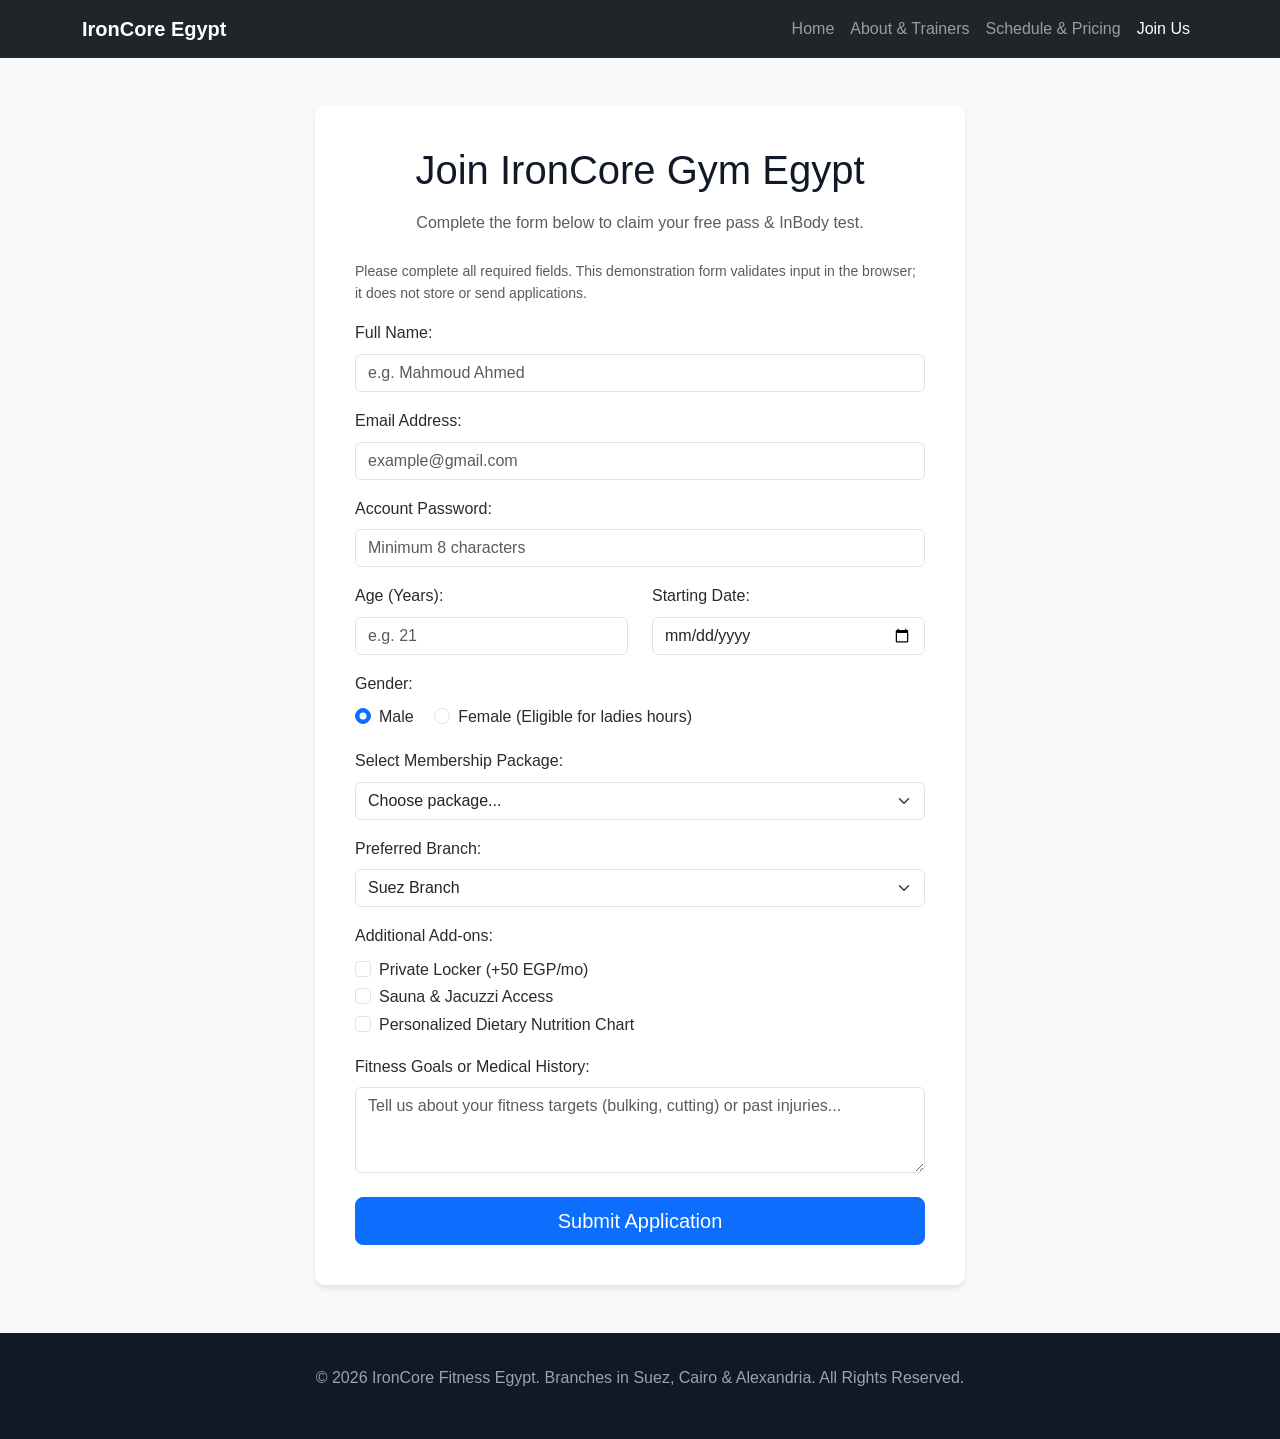
<file: contact.html>
<!DOCTYPE html>
<html lang="en">
<head>
    <meta charset="UTF-8">
    <meta name="viewport" content="width=device-width, initial-scale=1.0">
    <title>IronCore Gym Egypt | Register & Contact</title>
    <!-- Bootstrap 5 CSS (For Bonus Points) -->
    <link href="https://cdn.jsdelivr.net/npm/bootstrap@5.3.3/dist/css/bootstrap.min.css" rel="stylesheet">
    <!-- Custom External CSS -->
    <link rel="stylesheet" href="css/style.css">
</head>
<body>

    <!-- Header & Navigation -->
    <header class="custom-header">
        <nav class="navbar navbar-expand-lg navbar-dark bg-dark">
            <div class="container">
                <a class="navbar-brand fw-bold" href="index.html">IronCore Egypt</a>
                <button class="navbar-toggler" type="button" data-bs-toggle="collapse" data-bs-target="#gymNav" aria-controls="gymNav" aria-expanded="false" aria-label="Toggle navigation">
                    <span class="navbar-toggler-icon"></span>
                </button>
                <div class="collapse navbar-collapse" id="gymNav">
                    <ul class="navbar-nav ms-auto">
                        <li class="nav-item"><a class="nav-link" href="index.html">Home</a></li>
                        <li class="nav-item"><a class="nav-link" href="about.html">About & Trainers</a></li>
                        <li class="nav-item"><a class="nav-link" href="pricing.html">Schedule & Pricing</a></li>
                        <li class="nav-item"><a class="nav-link active" href="contact.html">Join Us</a></li>
                    </ul>
                </div>
            </div>
        </nav>
    </header>

    <main class="container my-5">
        <div class="form-wrapper">
            <h1 class="text-center mb-3">Join IronCore Gym Egypt</h1>
            <p class="text-center text-muted mb-4">Complete the form below to claim your free pass & InBody test.</p>

            <form action="#" method="GET">
                <div id="successMessage" class="alert alert-success d-none ">
    Application submitted successfully!
</div>
                <p class="form-text">Please complete all required fields. This demonstration form validates input in the browser; it does not store or send applications.</p>
                <!-- 1. Text Input -->
                <div class="mb-3">
                    <label for="fullName" class="form-label">Full Name:</label>
                    <input type="text" class="form-control" id="fullName" name="fullName" placeholder="e.g. Mahmoud Ahmed" required>
                </div>

                <!-- 2. Email Input -->
                <div class="mb-3">
                    <label for="userEmail" class="form-label">Email Address:</label>
                    <input type="email" class="form-control" id="userEmail" name="userEmail" placeholder="example@gmail.com" required>
                </div>

                <!-- 3. Password Input -->
                <div class="mb-3">
                    <label for="userPassword" class="form-label">Account Password:</label>
                    <input type="password" class="form-control" id="userPassword" name="userPassword" placeholder="Minimum 8 characters" minlength="8" autocomplete="new-password" required>
                </div>

                <!-- 4. Number Input & 5. Date Input -->
                <div class="row">
                    <div class="col-md-6 mb-3">
                        <label for="userAge" class="form-label">Age (Years):</label>
                        <input type="number" class="form-control" id="userAge" name="userAge" min="14" max="80" placeholder="e.g. 21" required>
                    </div>
                    <div class="col-md-6 mb-3">
                        <label for="startDate" class="form-label">Starting Date:</label>
                        <input type="date" class="form-control" id="startDate" name="startDate" required>
                    </div>
                </div>

                <!-- 6. Radio Buttons -->
                <div class="mb-3">
                    <label class="form-label d-block">Gender:</label>
                    <div class="form-check form-check-inline">
                        <input class="form-check-input" type="radio" name="gender" id="genderMale" value="male" checked>
                        <label class="form-check-label" for="genderMale">Male</label>
                    </div>
                    <div class="form-check form-check-inline">
                        <input class="form-check-input" type="radio" name="gender" id="genderFemale" value="female">
                        <label class="form-check-label" for="genderFemale">Female (Eligible for ladies hours)</label>
                    </div>
                </div>

                <!-- 7. Select Dropdown (Package & Branch) -->
                <div class="mb-3">
                    <label for="planSelect" class="form-label">Select Membership Package:</label>
                    <select class="form-select" id="planSelect" name="planSelect" required>
                        <option value="" selected disabled>Choose package...</option>
                        <option value="monthly">Monthly Pass (350 EGP)</option>
                        <option value="quarterly">3 Months Saver (900 EGP)</option>
                        <option value="annual">Annual VIP (2,800 EGP)</option>
                    </select>
                </div>

                <div class="mb-3">
                    <label for="branchSelect" class="form-label">Preferred Branch:</label>
                    <select class="form-select" id="branchSelect" name="branchSelect" required>
                        <option value="suez" selected>Suez Branch</option>
                        <option value="cairo">Cairo Branch</option>
                        <option value="alex">Alexandria Branch</option>
                    </select>
                </div>

                <!-- 8. Checkboxes -->
                <div class="mb-3">
                    <label class="form-label d-block">Additional Add-ons:</label>
                    <div class="form-check">
                        <input class="form-check-input" type="checkbox" id="privateLocker" name="amenities" value="locker">
                        <label class="form-check-label" for="privateLocker">Private Locker (+50 EGP/mo)</label>
                    </div>
                    <div class="form-check">
                        <input class="form-check-input" type="checkbox" id="saunaAccess" name="amenities" value="sauna">
                        <label class="form-check-label" for="saunaAccess">Sauna & Jacuzzi Access</label>
                    </div>
                    <div class="form-check">
                        <input class="form-check-input" type="checkbox" id="dietPlan" name="amenities" value="diet">
                        <label class="form-check-label" for="dietPlan">Personalized Dietary Nutrition Chart</label>
                    </div>
                </div>

                <!-- 9. Textarea -->
                <div class="mb-4">
                    <label for="fitnessGoal" class="form-label">Fitness Goals or Medical History:</label>
                    <textarea class="form-control" id="fitnessGoal" name="fitnessGoal" rows="3" placeholder="Tell us about your fitness targets (bulking, cutting) or past injuries..."></textarea>
                </div>

                <!-- 10. Submit Button -->
                <button type="submit" class="btn btn-primary btn-lg w-100">Submit Application</button>
            </form>
        </div>
    </main>

    <!-- Footer -->
    <footer>
        <div class="container">
            <p>&copy; 2026 IronCore Fitness Egypt. Branches in Suez, Cairo & Alexandria. All Rights Reserved.</p>
        </div>
    </footer>

    <!-- Bootstrap 5 JS Bundle -->
    <script src="https://cdn.jsdelivr.net/npm/bootstrap@5.3.3/dist/js/bootstrap.bundle.min.js"></script>
</body>
</html>
</file>
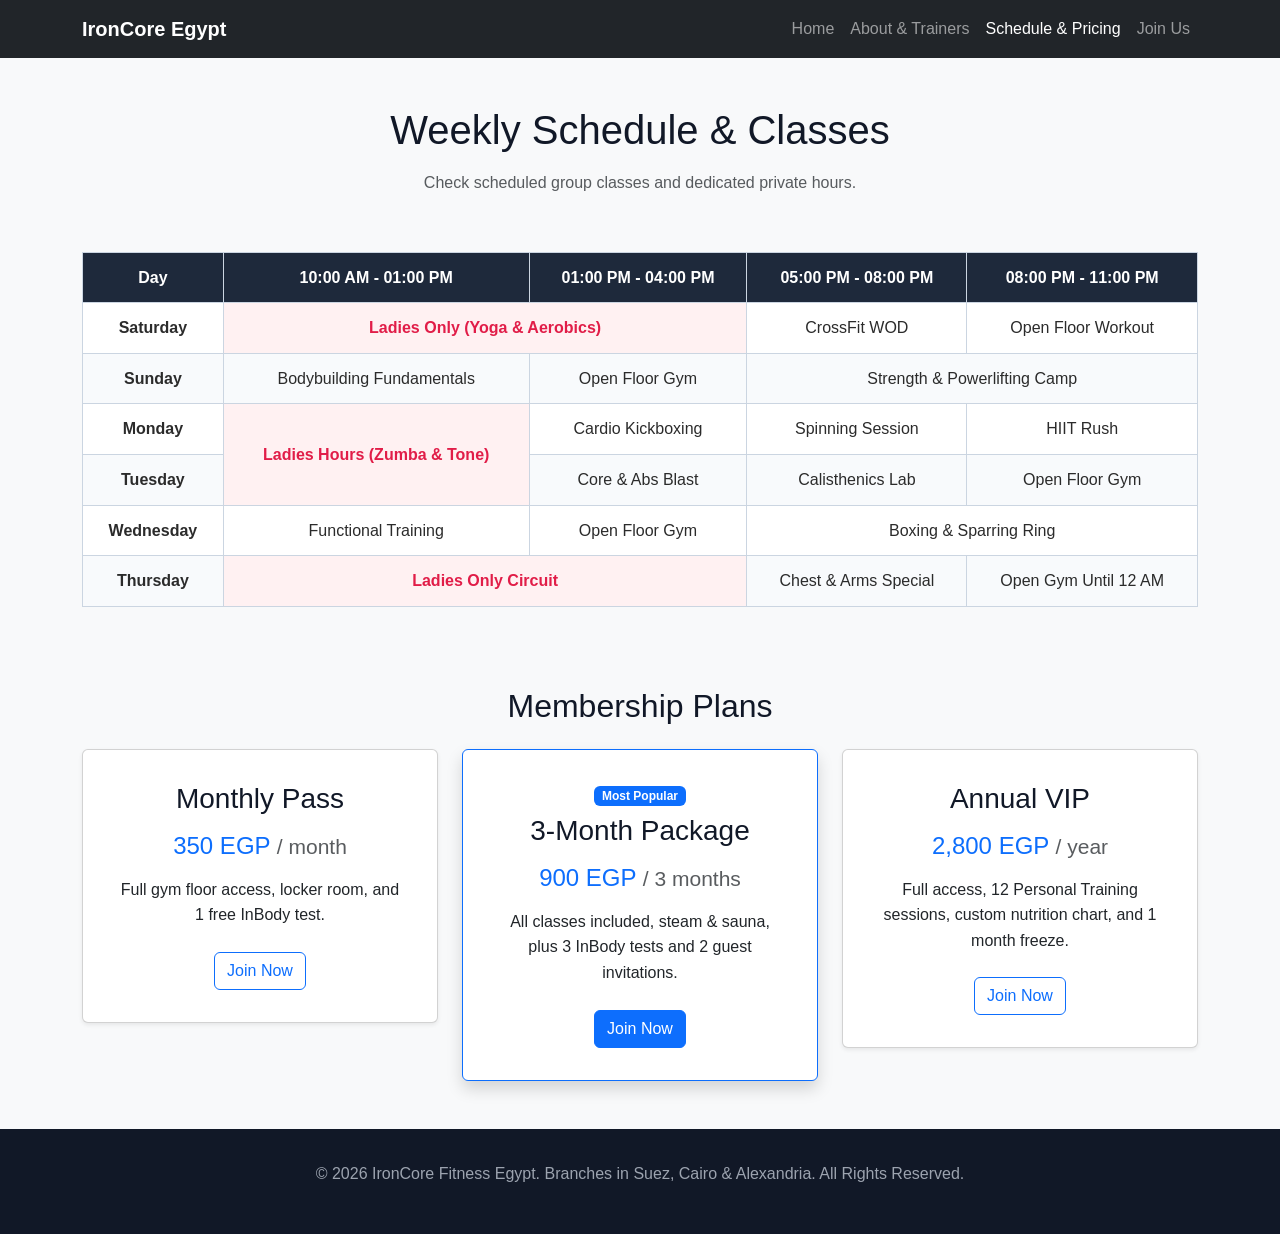
<file: pricing.html>
<!DOCTYPE html>
<html lang="en">
<head>
    <meta charset="UTF-8">
    <meta name="viewport" content="width=device-width, initial-scale=1.0">
    <title>IronCore Gym Egypt | Schedule & Pricing</title>
    <link href="https://cdn.jsdelivr.net/npm/bootstrap@5.3.3/dist/css/bootstrap.min.css" rel="stylesheet">
    <link rel="stylesheet" href="css/style.css">
</head>
<body>

    <header class="custom-header">
        <nav class="navbar navbar-expand-lg navbar-dark bg-dark">
            <div class="container">
                <a class="navbar-brand fw-bold" href="index.html">IronCore Egypt</a>
                <button class="navbar-toggler" type="button" data-bs-toggle="collapse" data-bs-target="#gymNav" aria-controls="gymNav" aria-expanded="false" aria-label="Toggle navigation">
                    <span class="navbar-toggler-icon"></span>
                </button>
                <div class="collapse navbar-collapse" id="gymNav">
                    <ul class="navbar-nav ms-auto">
                        <li class="nav-item"><a class="nav-link" href="index.html">Home</a></li>
                        <li class="nav-item"><a class="nav-link" href="about.html">About & Trainers</a></li>
                        <li class="nav-item"><a class="nav-link active" href="pricing.html">Schedule & Pricing</a></li>
                        <li class="nav-item"><a class="nav-link" href="contact.html">Join Us</a></li>
                    </ul>
                </div>
            </div>
        </nav>
    </header>

    <main class="container my-5">
        <h1 class="text-center mb-3">Weekly Schedule & Classes</h1>
        <p class="text-center text-muted mb-4">Check scheduled group classes and dedicated private hours.</p>

        <!-- HTML Table with Colspan and Rowspan -->
        <div class="table-responsive">
        <table class="custom-table">
            <thead>
                <tr>
                    <th scope="col">Day</th>
                    <th scope="col">10:00 AM - 01:00 PM</th>
                    <th scope="col">01:00 PM - 04:00 PM</th>
                    <th scope="col">05:00 PM - 08:00 PM</th>
                    <th scope="col">08:00 PM - 11:00 PM</th>
                </tr>
            </thead>
            <tbody>
                <tr>
                    <td><strong>Saturday</strong></td>
                    <td colspan="2" class="ladies-cell">Ladies Only (Yoga & Aerobics)</td>
                    <td>CrossFit WOD</td>
                    <td>Open Floor Workout</td>
                </tr>
                <tr>
                    <td><strong>Sunday</strong></td>
                    <td>Bodybuilding Fundamentals</td>
                    <td>Open Floor Gym</td>
                    <td colspan="2">Strength & Powerlifting Camp</td>
                </tr>
                <tr>
                    <td><strong>Monday</strong></td>
                    <td rowspan="2" class="ladies-cell">Ladies Hours (Zumba & Tone)</td>
                    <td>Cardio Kickboxing</td>
                    <td>Spinning Session</td>
                    <td>HIIT Rush</td>
                </tr>
                <tr>
                    <td><strong>Tuesday</strong></td>
                    <td>Core & Abs Blast</td>
                    <td>Calisthenics Lab</td>
                    <td>Open Floor Gym</td>
                </tr>
                <tr>
                    <td><strong>Wednesday</strong></td>
                    <td>Functional Training</td>
                    <td>Open Floor Gym</td>
                    <td colspan="2">Boxing & Sparring Ring</td>
                </tr>
                <tr>
                    <td><strong>Thursday</strong></td>
                    <td colspan="2" class="ladies-cell">Ladies Only Circuit</td>
                    <td>Chest & Arms Special</td>
                    <td>Open Gym Until 12 AM</td>
                </tr>
            </tbody>
        </table>
        </div>

        <!-- Pricing Cards Section -->
        <section class="my-5">
            <h2 class="text-center mb-4">Membership Plans</h2>
            <div class="row g-4">
                <div class="col-md-4">
                    <div class="card text-center p-3 shadow-sm">
                        <div class="card-body">
                            <h3>Monthly Pass</h3>
                            <h4 class="text-primary my-3">350 EGP <small class="text-muted">/ month</small></h4>
                            <p>Full gym floor access, locker room, and 1 free InBody test.</p>
                            <a href="contact.html" class="btn btn-outline-primary mt-2">Join Now</a>
                        </div>
                    </div>
                </div>
                <div class="col-md-4">
                    <div class="card text-center p-3 border-primary shadow">
                        <div class="card-body">
                            <span class="badge bg-primary mb-2">Most Popular</span>
                            <h3>3-Month Package</h3>
                            <h4 class="text-primary my-3">900 EGP <small class="text-muted">/ 3 months</small></h4>
                            <p>All classes included, steam & sauna, plus 3 InBody tests and 2 guest invitations.</p>
                            <a href="contact.html" class="btn btn-primary mt-2">Join Now</a>
                        </div>
                    </div>
                </div>
                <div class="col-md-4">
                    <div class="card text-center p-3 shadow-sm">
                        <div class="card-body">
                            <h3>Annual VIP</h3>
                            <h4 class="text-primary my-3">2,800 EGP <small class="text-muted">/ year</small></h4>
                            <p>Full access, 12 Personal Training sessions, custom nutrition chart, and 1 month freeze.</p>
                            <a href="contact.html" class="btn btn-outline-primary mt-2">Join Now</a>
                        </div>
                    </div>
                </div>
            </div>
        </section>
    </main>

    <footer>
        <div class="container">
            <p>&copy; 2026 IronCore Fitness Egypt. Branches in Suez, Cairo & Alexandria. All Rights Reserved.</p>
        </div>
    </footer>

    <script src="https://cdn.jsdelivr.net/npm/bootstrap@5.3.3/dist/js/bootstrap.bundle.min.js"></script>
</body>
</html>
</file>
<file: css/style.css>
/* --- 1. Global Box Model & Reset --- */
* {
    margin: 0;
    padding: 0;
    box-sizing: border-box;
}

body {
    font-family: 'Segoe UI', Tahoma, Geneva, Verdana, sans-serif;
    line-height: 1.6;
    color: #2b2b2b;
    background-color: #f8f9fa;
}

/* --- 2. Typography & Links --- */
h1, h2, h3, h4 {
    color: #111827;
    margin-bottom: 0.75rem;
}

a {
    text-decoration: none;
    color: #0d6efd;
    transition: color 0.3s ease;
}

a:hover {
    color: #0a58ca;
}

/* --- 3. Custom Navbar Positioning --- */
.custom-header {
    position: sticky;
    top: 0;
    z-index: 1000;
}

/* --- 4. Custom Flexbox Section --- */
.feature-row {
    display: flex;
    justify-content: space-between;
    gap: 20px;
    margin: 2rem 0;
}

.feature-box {
    flex: 1;
    background: #ffffff;
    padding: 1.5rem;
    border-radius: 8px;
    border: 1px solid #e5e7eb;
    text-align: center;
}

/* --- 5. Custom Grid Layout (About & Services) --- */
.custom-grid {
    display: grid;
    grid-template-columns: 2fr 1fr;
    gap: 30px;
    margin: 2rem 0;
}

.main-content {
    background: #ffffff;
    padding: 2rem;
    border-radius: 8px;
    border: 1px solid #e5e7eb;
}

.sidebar {
    background: #eef2ff;
    padding: 1.5rem;
    border-radius: 8px;
    border-left: 4px solid #0d6efd;
}

/* --- 6. Table Styling --- */
.custom-table {
    width: 100%;
    border-collapse: collapse;
    margin: 2rem 0;
    background: #ffffff;
}

.custom-table th, 
.custom-table td {
    border: 1px solid #cbd5e1;
    padding: 12px 14px;
    text-align: center;
}

.custom-table th {
    background-color: #1e293b;
    color: #ffffff;
}

.custom-table tr:nth-child(even) {
    background-color: #f8fafc;
}

.custom-table tr:hover {
    background-color: #e2e8f0;
}

.ladies-cell {
    background-color: #fff1f2 !important;
    color: #e11d48 !important;
    font-weight: 600;
}

/* --- 7. Form Custom Adjustments --- */
.form-wrapper {
    max-width: 650px;
    margin: 2rem auto;
    background: #ffffff;
    padding: 2.5rem;
    border-radius: 10px;
    box-shadow: 0 4px 6px -1px rgba(0, 0, 0, 0.1);
}

.form-wrapper input:focus, 
.form-wrapper select:focus, 
.form-wrapper textarea:focus {
    border-color: #0d6efd;
    outline: none;
}

/* --- 8. Footer --- */
footer {
    background-color: #111827;
    color: #9ca3af;
    padding: 2rem 0;
    text-align: center;
    margin-top: 3rem;
}

/* --- 9. Responsive Design (Media Queries) --- */
@media (max-width: 768px) {
    .feature-row {
        flex-direction: column;
    }

    .custom-grid {
        grid-template-columns: 1fr;
    }

    .custom-table {
        display: block;
        overflow-x: auto;
    }
}

/* --- 10. Accessibility and responsive table improvements --- */
a:focus-visible,
button:focus-visible,
input:focus-visible,
select:focus-visible,
textarea:focus-visible {
    outline: 3px solid #f59e0b;
    outline-offset: 2px;
}

.table-responsive {
    width: 100%;
    overflow-x: auto;
    -webkit-overflow-scrolling: touch;
}

.custom-table {
    min-width: 760px;
}

@media (max-width: 576px) {
    .form-wrapper {
        padding: 1.25rem;
        margin: 1rem auto;
    }

    footer {
        padding: 1.5rem 0;
    }
}
</file>
